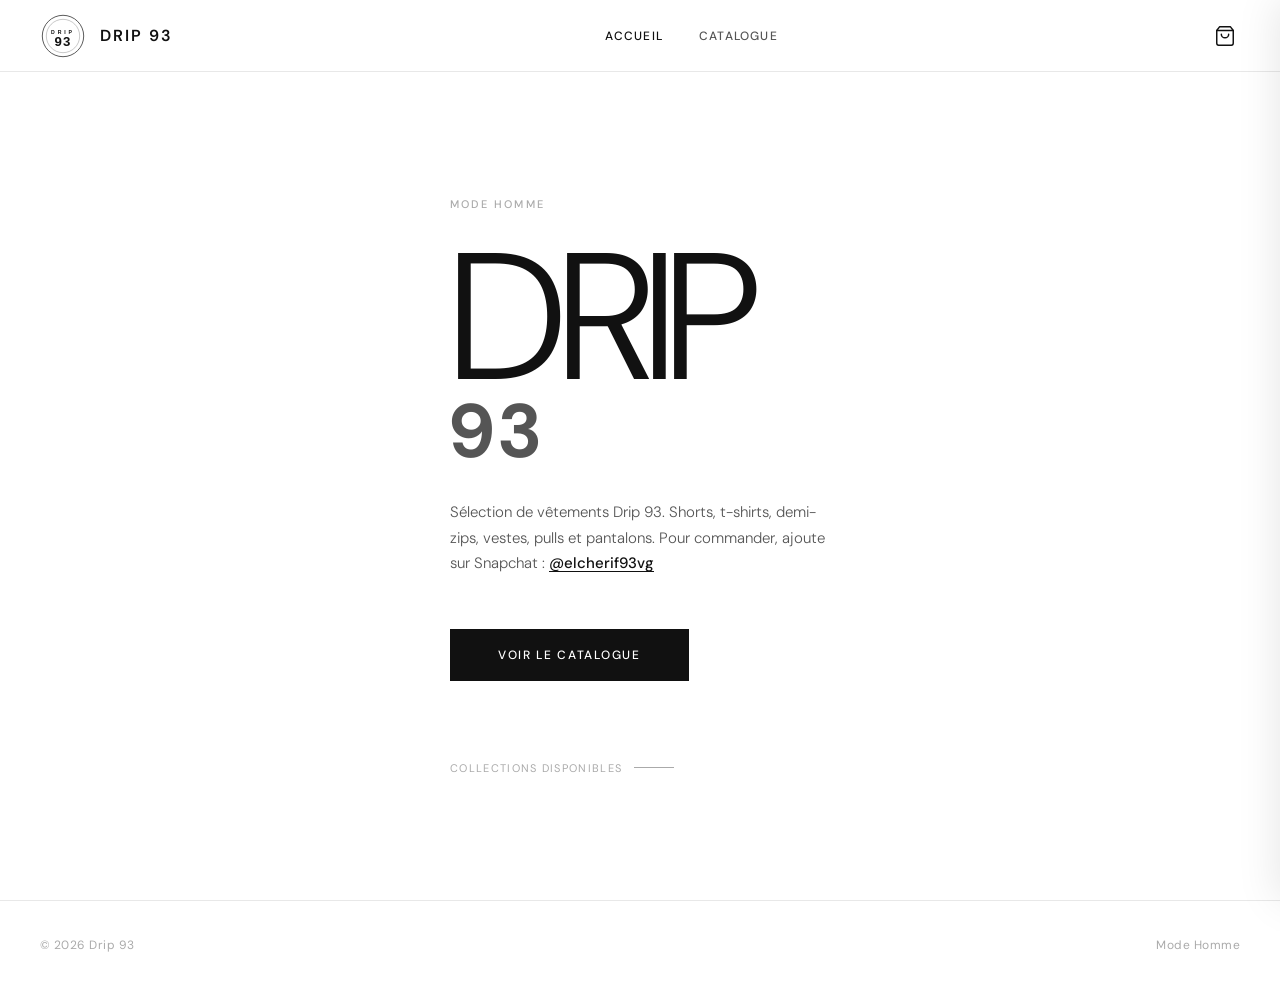
<file: index.html>
<!DOCTYPE html>
<html lang="fr">
<head>
  <meta charset="UTF-8" />
  <meta name="viewport" content="width=device-width, initial-scale=1.0" />
  <title>Drip 93 — Mode Homme</title>
  <link rel="stylesheet" href="style.css" />
</head>
<body>

  <header class="site-header">
    <div class="container">

      <a href="index.html" class="logo" aria-label="Drip 93 — Accueil">
        <svg class="logo-svg" viewBox="0 0 80 80" fill="none" xmlns="http://www.w3.org/2000/svg" aria-hidden="true">
          <circle cx="40" cy="40" r="36" stroke="currentColor" stroke-width="1.2"/>
          <circle cx="40" cy="40" r="29" stroke="currentColor" stroke-width="0.4"/>
          <text x="40" y="36" font-family="Arial, sans-serif" font-size="9" font-weight="700" fill="currentColor" text-anchor="middle" letter-spacing="5">DRIP</text>
          <text x="40" y="57" font-family="Arial Black, Arial, sans-serif" font-size="23" font-weight="900" fill="currentColor" text-anchor="middle" letter-spacing="2">93</text>
        </svg>
        <span class="logo-name">Drip 93</span>
      </a>

      <nav class="site-nav" aria-label="Navigation principale">
        <a href="index.html" class="active">Accueil</a>
        <a href="catalogue.html">Catalogue</a>
      </nav>

      <div class="header-right">
        <button class="cart-toggle" onclick="toggleCart()" aria-label="Ouvrir le panier">
          <svg viewBox="0 0 24 24" fill="none" stroke="currentColor" stroke-width="1.6" stroke-linecap="round" stroke-linejoin="round">
            <path d="M6 2 3 6v14a2 2 0 0 0 2 2h14a2 2 0 0 0 2-2V6l-3-4z"/>
            <line x1="3" y1="6" x2="21" y2="6"/>
            <path d="M16 10a4 4 0 0 1-8 0"/>
          </svg>
          <span class="cart-badge" id="cart-badge">0</span>
        </button>
        <button class="menu-toggle" aria-label="Ouvrir le menu" onclick="toggleMenu()">
          <span></span>
          <span></span>
          <span></span>
        </button>
      </div>

    </div>
  </header>

  <nav class="mobile-nav" id="mobileNav" aria-label="Navigation mobile">
    <a href="index.html" onclick="closeMenu()">Accueil</a>
    <a href="catalogue.html" onclick="closeMenu()">Catalogue</a>
  </nav>

  <main>
    <section class="hero">
      <div class="container">

        <p class="hero-eyebrow">Mode Homme</p>

        <h1 class="hero-title">
          DRIP
          <span class="hero-number">93</span>
        </h1>

        <p class="hero-desc">
          Sélection de vêtements Drip 93. Shorts, t-shirts, demi-zips, vestes, pulls et pantalons.
          Pour commander, ajoute sur Snapchat&nbsp;: <a href="https://www.snapchat.com/add/elcherif93vg" target="_blank" rel="noopener noreferrer" class="hero-snap-link">@elcherif93vg</a>
        </p>

        <a href="catalogue.html" class="hero-cta">Voir le catalogue</a>

        <p class="hero-scroll-hint">Collections disponibles</p>

      </div>
    </section>
  </main>

  <footer class="site-footer">
    <div class="container">
      <p>© 2026 Drip 93</p>
      <p>Mode Homme</p>
    </div>
  </footer>

  <script src="cart.js"></script>
  <script>
    function toggleMenu() {
      document.getElementById('mobileNav').classList.toggle('open');
    }
    function closeMenu() {
      document.getElementById('mobileNav').classList.remove('open');
    }
    document.addEventListener('click', function (e) {
      const nav    = document.getElementById('mobileNav');
      const toggle = document.querySelector('.menu-toggle');
      if (nav.classList.contains('open') && !nav.contains(e.target) && !toggle.contains(e.target)) {
        nav.classList.remove('open');
      }
    });
  </script>

</body>
</html>
</file>
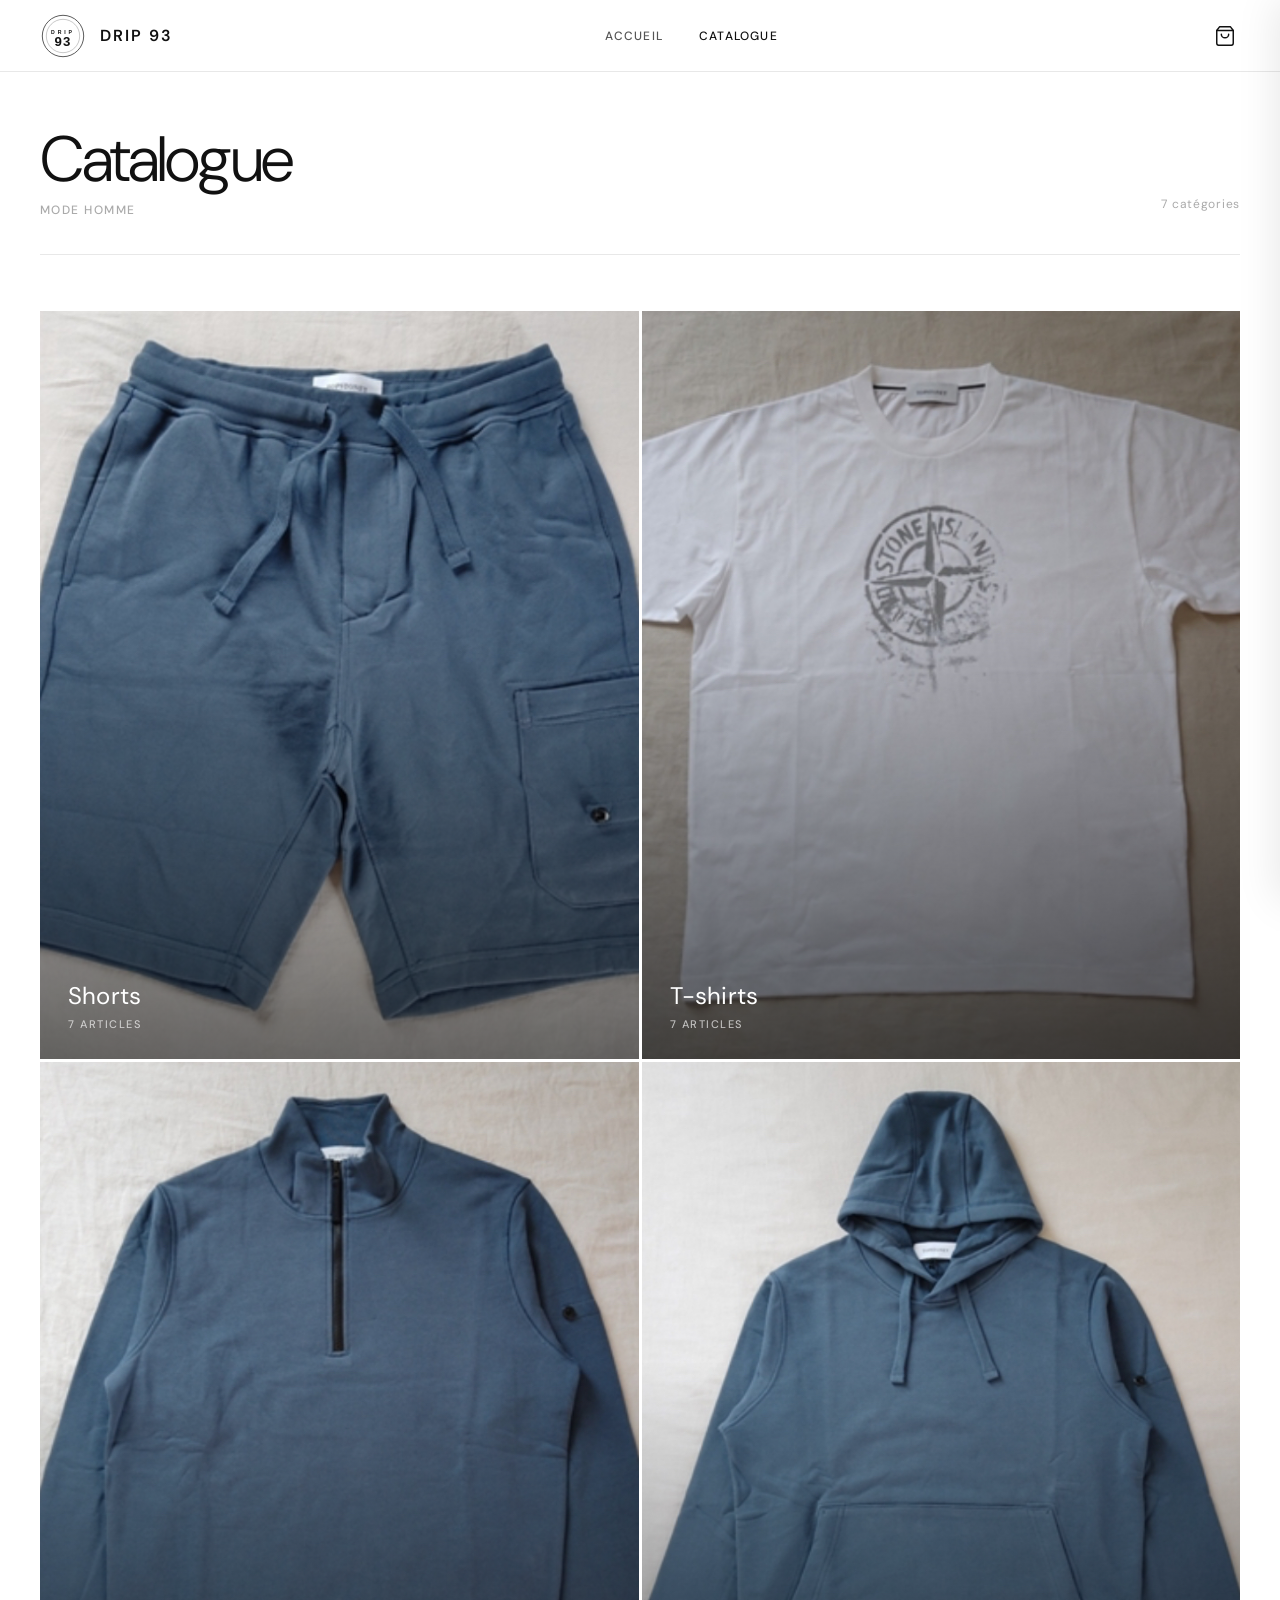
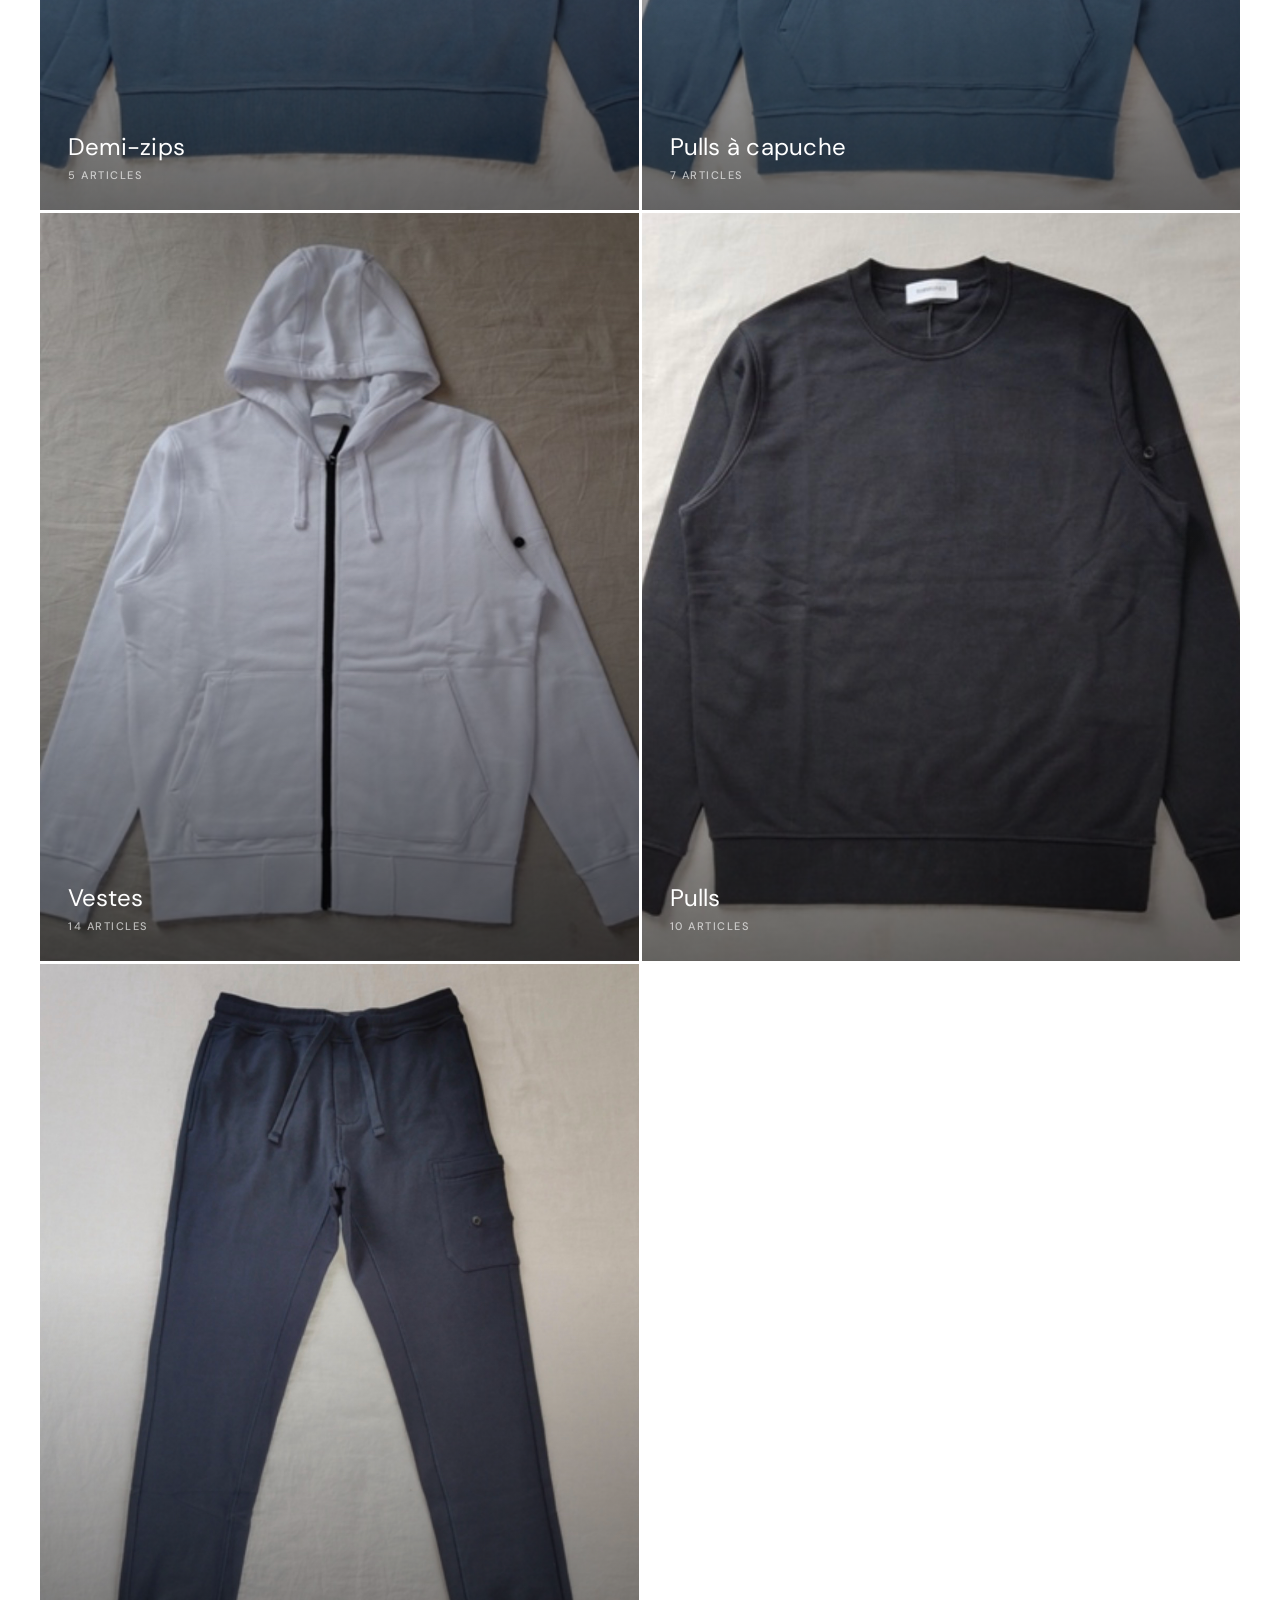
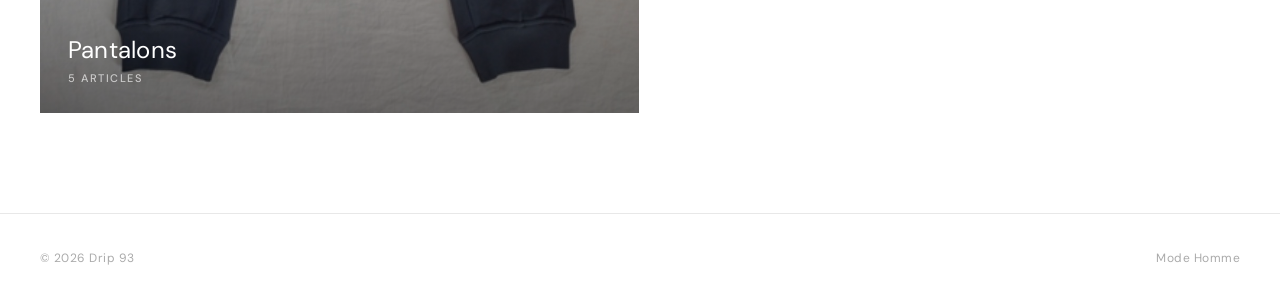
<file: catalogue.html>
<!DOCTYPE html>
<html lang="fr">
<head>
  <meta charset="UTF-8" />
  <meta name="viewport" content="width=device-width, initial-scale=1.0" />
  <title>Catalogue — Drip 93</title>
  <link rel="stylesheet" href="style.css" />
</head>
<body>

  <header class="site-header">
    <div class="container">
      <a href="index.html" class="logo" aria-label="Drip 93 — Accueil">
        <svg class="logo-svg" viewBox="0 0 80 80" fill="none" xmlns="http://www.w3.org/2000/svg" aria-hidden="true">
          <circle cx="40" cy="40" r="36" stroke="currentColor" stroke-width="1.2"/>
          <circle cx="40" cy="40" r="29" stroke="currentColor" stroke-width="0.4"/>
          <text x="40" y="36" font-family="Arial, sans-serif" font-size="9" font-weight="700" fill="currentColor" text-anchor="middle" letter-spacing="5">DRIP</text>
          <text x="40" y="57" font-family="Arial Black, Arial, sans-serif" font-size="23" font-weight="900" fill="currentColor" text-anchor="middle" letter-spacing="2">93</text>
        </svg>
        <span class="logo-name">Drip 93</span>
      </a>
      <nav class="site-nav" aria-label="Navigation principale">
        <a href="index.html">Accueil</a>
        <a href="catalogue.html" class="active">Catalogue</a>
      </nav>
      <div class="header-right">
        <button class="cart-toggle" onclick="toggleCart()" aria-label="Ouvrir le panier">
          <svg viewBox="0 0 24 24" fill="none" stroke="currentColor" stroke-width="1.6" stroke-linecap="round" stroke-linejoin="round">
            <path d="M6 2 3 6v14a2 2 0 0 0 2 2h14a2 2 0 0 0 2-2V6l-3-4z"/>
            <line x1="3" y1="6" x2="21" y2="6"/>
            <path d="M16 10a4 4 0 0 1-8 0"/>
          </svg>
          <span class="cart-badge" id="cart-badge">0</span>
        </button>
        <button class="menu-toggle" aria-label="Ouvrir le menu" onclick="toggleMenu()">
          <span></span><span></span><span></span>
        </button>
      </div>
    </div>
  </header>

  <nav class="mobile-nav" id="mobileNav" aria-label="Navigation mobile">
    <a href="index.html" onclick="closeMenu()">Accueil</a>
    <a href="catalogue.html" onclick="closeMenu()">Catalogue</a>
  </nav>

  <main>
    <div class="container">
      <div class="page-header">
        <div class="page-header-left">
          <h1>Catalogue</h1>
          <p>Mode Homme</p>
        </div>
        <div class="page-header-right">7 catégories</div>
      </div>

      <div class="category-grid">

        <a href="shorts.html" class="category-card">
          <img src="images/IMG_2708.jpeg" alt="Vêtement" />
          <div class="category-card-overlay"></div>
          <div class="category-card-info">
            <h2>Shorts</h2>
            <span>7 articles</span>
          </div>
        </a>

        <a href="tshirts.html" class="category-card">
          <img src="images/IMG_2718.jpeg" alt="Vêtement" />
          <div class="category-card-overlay"></div>
          <div class="category-card-info">
            <h2>T-shirts</h2>
            <span>7 articles</span>
          </div>
        </a>

        <a href="demizips.html" class="category-card">
          <img src="images/IMG_2703.jpeg" alt="Vêtement" />
          <div class="category-card-overlay"></div>
          <div class="category-card-info">
            <h2>Demi-zips</h2>
            <span>5 articles</span>
          </div>
        </a>

        <a href="pulls.html" class="category-card">
          <img src="images/IMG_2699.jpeg" alt="Vêtement" />
          <div class="category-card-overlay"></div>
          <div class="category-card-info">
            <h2>Pulls à capuche</h2>
            <span>7 articles</span>
          </div>
        </a>

        <a href="vestes.html" class="category-card">
          <img src="images/IMG_2731.jpeg" alt="Vêtement" />
          <div class="category-card-overlay"></div>
          <div class="category-card-info">
            <h2>Vestes</h2>
            <span>14 articles</span>
          </div>
        </a>

        <a href="pulls-col-rond.html" class="category-card">
          <img src="images/pull6.jpeg" alt="Pulls" />
          <div class="category-card-overlay"></div>
          <div class="category-card-info">
            <h2>Pulls</h2>
            <span>10 articles</span>
          </div>
        </a>

        <a href="pantalons.html" class="category-card">
          <img src="images/pantalon1.jpeg" alt="Pantalons" />
          <div class="category-card-overlay"></div>
          <div class="category-card-info">
            <h2>Pantalons</h2>
            <span>5 articles</span>
          </div>
        </a>

      </div>
    </div>
  </main>

  <footer class="site-footer">
    <div class="container">
      <p>© 2026 Drip 93</p>
      <p>Mode Homme</p>
    </div>
  </footer>

  <script src="cart.js"></script>
  <script>
    function toggleMenu() { document.getElementById('mobileNav').classList.toggle('open'); }
    function closeMenu() { document.getElementById('mobileNav').classList.remove('open'); }
    document.addEventListener('click', function (e) {
      const nav    = document.getElementById('mobileNav');
      const toggle = document.querySelector('.menu-toggle');
      if (nav.classList.contains('open') && !nav.contains(e.target) && !toggle.contains(e.target)) nav.classList.remove('open');
    });
  </script>

</body>
</html>
</file>
<file: style.css>
@import url('https://fonts.googleapis.com/css2?family=DM+Sans:opsz,wght@9..40,300;9..40,400;9..40,500;9..40,600&display=swap');

/* ============================================================
   VARIABLES & RESET
   ============================================================ */
:root {
  --black:      #111111;
  --white:      #ffffff;
  --gray-100:   #f5f5f5;
  --gray-200:   #e8e8e8;
  --gray-400:   #aaaaaa;
  --gray-600:   #555555;
  --font:       'DM Sans', system-ui, sans-serif;
  --max-w:      1280px;
  --ease:       cubic-bezier(0.25, 0, 0.1, 1);
  --header-h:   72px;
}

*, *::before, *::after {
  box-sizing: border-box;
  margin: 0;
  padding: 0;
}

html {
  font-size: 16px;
  scroll-behavior: smooth;
}

body {
  font-family: var(--font);
  color: var(--black);
  background: var(--white);
  -webkit-font-smoothing: antialiased;
}

img {
  display: block;
  width: 100%;
  object-fit: cover;
}

a {
  text-decoration: none;
  color: inherit;
}

ul {
  list-style: none;
}


/* ============================================================
   LAYOUT
   ============================================================ */
.container {
  max-width: var(--max-w);
  margin: 0 auto;
  padding: 0 40px;
}


/* ============================================================
   HEADER
   ============================================================ */
.site-header {
  position: sticky;
  top: 0;
  z-index: 100;
  background: var(--white);
  border-bottom: 1px solid var(--gray-200);
  height: var(--header-h);
}

.site-header .container {
  height: 100%;
  display: flex;
  align-items: center;
  justify-content: space-between;
}

/* Logo */
.logo {
  display: flex;
  align-items: center;
  gap: 14px;
}

.logo-svg {
  width: 46px;
  height: 46px;
  flex-shrink: 0;
}

.logo-name {
  font-size: 16px;
  font-weight: 600;
  letter-spacing: 0.12em;
  text-transform: uppercase;
}

/* Nav */
.site-nav {
  display: flex;
  align-items: center;
  gap: 36px;
}

.site-nav a {
  font-size: 12px;
  font-weight: 500;
  letter-spacing: 0.1em;
  text-transform: uppercase;
  color: var(--gray-600);
  transition: color 0.2s;
}

.site-nav a:hover,
.site-nav a.active {
  color: var(--black);
}

/* Header right group (cart + hamburger) */
.header-right {
  display: flex;
  align-items: center;
  gap: 18px;
}

/* Mobile hamburger */
.menu-toggle {
  display: none;
  flex-direction: column;
  gap: 5px;
  cursor: pointer;
  padding: 4px;
  background: none;
  border: none;
}

.menu-toggle span {
  display: block;
  width: 24px;
  height: 1.5px;
  background: var(--black);
  transition: transform 0.3s, opacity 0.3s;
}

/* Mobile nav overlay */
.mobile-nav {
  display: none;
  position: fixed;
  inset: var(--header-h) 0 0 0;
  background: var(--white);
  z-index: 99;
  flex-direction: column;
  padding: 48px 40px;
  gap: 32px;
  border-top: 1px solid var(--gray-200);
}

.mobile-nav.open {
  display: flex;
}

.mobile-nav a {
  font-size: 24px;
  font-weight: 300;
  letter-spacing: -0.01em;
  color: var(--black);
  transition: opacity 0.2s;
}

.mobile-nav a:hover {
  opacity: 0.5;
}


/* ============================================================
   HERO — index.html
   ============================================================ */
.hero {
  min-height: calc(100vh - var(--header-h));
  display: flex;
  flex-direction: column;
  justify-content: center;
  padding: 80px 0;
}

.hero-eyebrow {
  font-size: 11px;
  font-weight: 500;
  letter-spacing: 0.2em;
  text-transform: uppercase;
  color: var(--gray-400);
  margin-bottom: 28px;
}

.hero-title {
  font-size: clamp(80px, 16vw, 180px);
  font-weight: 300;
  letter-spacing: -0.04em;
  line-height: 0.88;
  margin-bottom: 8px;
}

.hero-title .hero-number {
  display: block;
  font-weight: 700;
  font-size: 0.42em;
  letter-spacing: 0.04em;
  color: var(--gray-600);
}

.hero-desc {
  font-size: 15px;
  font-weight: 300;
  color: var(--gray-600);
  line-height: 1.7;
  max-width: 380px;
  margin: 36px 0 52px;
}

.hero-cta {
  display: inline-block;
  background: var(--black);
  color: var(--white);
  font-size: 12px;
  font-weight: 500;
  letter-spacing: 0.14em;
  text-transform: uppercase;
  padding: 18px 48px;
  transition: opacity 0.25s;
}

.hero-cta:hover {
  opacity: 0.72;
}

.hero-scroll-hint {
  margin-top: 80px;
  font-size: 11px;
  letter-spacing: 0.12em;
  text-transform: uppercase;
  color: var(--gray-400);
  display: flex;
  align-items: center;
  gap: 12px;
}

.hero-snap-link {
  color: var(--black);
  font-weight: 500;
  text-decoration: underline;
  text-underline-offset: 3px;
  transition: opacity 0.2s;
}

.hero-snap-link:hover {
  opacity: 0.55;
}

.hero-scroll-hint::after {
  content: '';
  display: block;
  width: 40px;
  height: 1px;
  background: var(--gray-400);
}


/* ============================================================
   PAGE HEADER — catalogue & category pages
   ============================================================ */
.page-header {
  padding: 56px 0 36px;
  border-bottom: 1px solid var(--gray-200);
  margin-bottom: 56px;
  display: flex;
  align-items: flex-end;
  justify-content: space-between;
  gap: 24px;
}

.page-header-left h1 {
  font-size: clamp(32px, 6vw, 64px);
  font-weight: 300;
  letter-spacing: -0.03em;
  line-height: 1;
}

.page-header-left p {
  font-size: 12px;
  font-weight: 500;
  letter-spacing: 0.12em;
  text-transform: uppercase;
  color: var(--gray-400);
  margin-top: 10px;
}

.page-header-right {
  font-size: 12px;
  color: var(--gray-400);
  letter-spacing: 0.06em;
  white-space: nowrap;
  padding-bottom: 6px;
}

/* Back link */
.back-link {
  display: inline-flex;
  align-items: center;
  gap: 8px;
  font-size: 12px;
  font-weight: 500;
  letter-spacing: 0.1em;
  text-transform: uppercase;
  color: var(--gray-600);
  padding: 16px 0;
  transition: color 0.2s;
}

.back-link::before {
  content: '←';
  font-size: 14px;
}

.back-link:hover {
  color: var(--black);
}


/* ============================================================
   CATEGORY GRID — catalogue.html
   ============================================================ */
.category-grid {
  display: grid;
  grid-template-columns: repeat(2, 1fr);
  gap: 3px;
  margin-bottom: 100px;
}

.category-card {
  position: relative;
  overflow: hidden;
  aspect-ratio: 4/5;
  background: var(--gray-100);
  cursor: pointer;
}

.category-card img {
  height: 100%;
  transition: transform 0.7s var(--ease);
}

.category-card:hover img {
  transform: scale(1.05);
}

.category-card-overlay {
  position: absolute;
  inset: 0;
  background: linear-gradient(
    to bottom,
    transparent 40%,
    rgba(0, 0, 0, 0.55) 100%
  );
  transition: background 0.4s;
}

.category-card:hover .category-card-overlay {
  background: linear-gradient(
    to bottom,
    transparent 20%,
    rgba(0, 0, 0, 0.65) 100%
  );
}

.category-card-info {
  position: absolute;
  bottom: 0;
  left: 0;
  right: 0;
  padding: 28px;
  color: var(--white);
}

.category-card-info h2 {
  font-size: 24px;
  font-weight: 400;
  letter-spacing: 0.01em;
  margin-bottom: 6px;
}

.category-card-info span {
  font-size: 11px;
  font-weight: 500;
  letter-spacing: 0.14em;
  text-transform: uppercase;
  opacity: 0.65;
  display: flex;
  align-items: center;
  gap: 8px;
}

.category-card-info span::after {
  content: '→';
  opacity: 0;
  transform: translateX(-6px);
  transition: opacity 0.3s, transform 0.3s;
}

.category-card:hover .category-card-info span::after {
  opacity: 1;
  transform: translateX(0);
}


/* ============================================================
   PRODUCT GRID — category pages
   ============================================================ */
.product-grid {
  display: grid;
  grid-template-columns: repeat(3, 1fr);
  gap: 40px 20px;
  margin-bottom: 100px;
}

.product-card {
  cursor: default;
}

.product-card-img {
  aspect-ratio: 1 / 1;
  overflow: hidden;
  background: var(--gray-100);
  margin-bottom: 14px;
}

.product-card-img img {
  height: 100%;
  transition: transform 0.6s var(--ease);
}

.product-card:hover .product-card-img img {
  transform: scale(1.05);
}

.product-card-brand {
  font-size: 10px;
  font-weight: 500;
  letter-spacing: 0.14em;
  text-transform: uppercase;
  color: var(--gray-400);
  margin-bottom: 5px;
}

.product-card-name {
  font-size: 14px;
  font-weight: 400;
  color: var(--black);
  line-height: 1.3;
}

/* Staggered fade-in animation */
@keyframes fadeUp {
  from {
    opacity: 0;
    transform: translateY(20px);
  }
  to {
    opacity: 1;
    transform: translateY(0);
  }
}

.product-card {
  animation: fadeUp 0.5s var(--ease) both;
}

.product-card:nth-child(1)  { animation-delay: 0.05s; }
.product-card:nth-child(2)  { animation-delay: 0.10s; }
.product-card:nth-child(3)  { animation-delay: 0.15s; }
.product-card:nth-child(4)  { animation-delay: 0.20s; }
.product-card:nth-child(5)  { animation-delay: 0.25s; }
.product-card:nth-child(6)  { animation-delay: 0.30s; }
.product-card:nth-child(7)  { animation-delay: 0.35s; }
.product-card:nth-child(8)  { animation-delay: 0.40s; }
.product-card:nth-child(9)  { animation-delay: 0.45s; }
.product-card:nth-child(10) { animation-delay: 0.50s; }
.product-card:nth-child(11) { animation-delay: 0.55s; }
.product-card:nth-child(12) { animation-delay: 0.60s; }
.product-card:nth-child(13) { animation-delay: 0.65s; }
.product-card:nth-child(14) { animation-delay: 0.70s; }

.category-card {
  animation: fadeUp 0.5s var(--ease) both;
}
.category-card:nth-child(1) { animation-delay: 0.05s; }
.category-card:nth-child(2) { animation-delay: 0.12s; }
.category-card:nth-child(3) { animation-delay: 0.19s; }
.category-card:nth-child(4) { animation-delay: 0.26s; }
.category-card:nth-child(5) { animation-delay: 0.33s; }
.category-card:nth-child(6) { animation-delay: 0.40s; }
.category-card:nth-child(7) { animation-delay: 0.47s; }


/* ============================================================
   FOOTER
   ============================================================ */
.site-footer {
  border-top: 1px solid var(--gray-200);
  padding: 36px 0;
}

.site-footer .container {
  display: flex;
  align-items: center;
  justify-content: space-between;
}

.site-footer p {
  font-size: 12px;
  color: var(--gray-400);
  letter-spacing: 0.04em;
}


/* ============================================================
   RESPONSIVE
   ============================================================ */
@media (max-width: 900px) {
  .product-grid {
    grid-template-columns: repeat(2, 1fr);
  }
}

@media (max-width: 768px) {
  .container {
    padding: 0 20px;
  }

  /* Header */
  .site-nav {
    display: none;
  }

  .menu-toggle {
    display: flex;
  }

  /* Hero */
  .hero {
    padding: 48px 0;
    min-height: calc(100svh - var(--header-h));
  }

  .hero-desc {
    margin: 24px 0 36px;
  }

  /* Page header */
  .page-header {
    flex-direction: column;
    align-items: flex-start;
    padding: 36px 0 24px;
    margin-bottom: 36px;
  }

  /* Category grid */
  .category-grid {
    grid-template-columns: 1fr;
  }

  /* Footer */
  .site-footer .container {
    flex-direction: column;
    gap: 8px;
    text-align: center;
  }
}

@media (max-width: 480px) {
  .product-grid {
    grid-template-columns: 1fr;
    gap: 32px 0;
  }
}


/* ============================================================
   LIGHTBOX
   ============================================================ */
#lightbox {
  display: none;
  position: fixed;
  inset: 0;
  z-index: 200;
  background: rgba(0, 0, 0, 0.92);
  align-items: center;
  justify-content: center;
  cursor: pointer;
}

#lightbox.active {
  display: flex;
}

#lightbox-img {
  max-width: 90vw;
  max-height: 90vh;
  width: auto;
  height: auto;
  object-fit: contain;
  border-radius: 2px;
  cursor: default;
}

#lightbox-close {
  position: absolute;
  top: 20px;
  right: 28px;
  background: none;
  border: none;
  color: var(--white);
  font-size: 36px;
  line-height: 1;
  cursor: pointer;
  opacity: 0.7;
  transition: opacity 0.2s;
}

#lightbox-close:hover {
  opacity: 1;
}

/* Curseur zoom sur les cartes produit */
.product-card-img {
  cursor: zoom-in;
}


/* ============================================================
   PRODUCT META — tailles & prix
   ============================================================ */
.product-card-meta {
  display: flex;
  align-items: center;
  justify-content: space-between;
  margin-top: 8px;
}

.product-card-price {
  font-size: 14px;
  font-weight: 600;
  color: var(--black);
}

.product-card-sizes {
  display: flex;
  gap: 4px;
}

.product-card-sizes span {
  font-size: 10px;
  font-weight: 500;
  letter-spacing: 0.06em;
  color: var(--gray-600);
  border: 1px solid var(--gray-200);
  padding: 2px 6px;
  border-radius: 2px;
  cursor: pointer;
  transition: background 0.15s, color 0.15s, border-color 0.15s;
}

.product-card-sizes span:hover {
  border-color: var(--black);
  color: var(--black);
}

.product-card-sizes span.selected {
  background: var(--black);
  color: var(--white);
  border-color: var(--black);
}

/* Shake when no size selected */
@keyframes shake {
  0%, 100% { transform: translateX(0); }
  20%       { transform: translateX(-5px); }
  40%       { transform: translateX(5px); }
  60%       { transform: translateX(-4px); }
  80%       { transform: translateX(3px); }
}

.product-card-sizes.shake {
  animation: shake 0.38s var(--ease);
}


/* ============================================================
   ADD TO CART BUTTON — product cards
   ============================================================ */
.add-to-cart-btn {
  display: block;
  width: 100%;
  margin-top: 12px;
  padding: 11px 16px;
  background: var(--black);
  color: var(--white);
  border: none;
  font-family: var(--font);
  font-size: 11px;
  font-weight: 500;
  letter-spacing: 0.12em;
  text-transform: uppercase;
  cursor: pointer;
  transition: opacity 0.2s, background 0.25s;
}

.add-to-cart-btn:hover {
  opacity: 0.78;
}

.add-to-cart-btn.added {
  background: #2a6e2a;
  opacity: 1;
}


/* ============================================================
   CART BUTTON — header
   ============================================================ */
.cart-toggle {
  position: relative;
  background: none;
  border: none;
  cursor: pointer;
  padding: 4px;
  display: flex;
  align-items: center;
  color: var(--black);
  transition: opacity 0.2s;
}

.cart-toggle:hover {
  opacity: 0.6;
}

.cart-toggle svg {
  width: 22px;
  height: 22px;
  display: block;
}

.cart-badge {
  position: absolute;
  top: -3px;
  right: -7px;
  background: var(--black);
  color: var(--white);
  font-family: var(--font);
  font-size: 9px;
  font-weight: 700;
  min-width: 16px;
  height: 16px;
  border-radius: 8px;
  padding: 0 3px;
  display: none;
  align-items: center;
  justify-content: center;
  line-height: 1;
}


/* ============================================================
   CART OVERLAY
   ============================================================ */
#cart-overlay {
  display: none;
  position: fixed;
  inset: 0;
  background: rgba(0, 0, 0, 0.38);
  z-index: 300;
  backdrop-filter: blur(1px);
}

#cart-overlay.open {
  display: block;
}


/* ============================================================
   CART SIDEBAR
   ============================================================ */
#cart-sidebar {
  position: fixed;
  top: 0;
  right: 0;
  bottom: 0;
  width: 400px;
  max-width: 100vw;
  background: var(--white);
  z-index: 301;
  transform: translateX(100%);
  transition: transform 0.38s var(--ease);
  display: flex;
  flex-direction: column;
  box-shadow: -2px 0 40px rgba(0, 0, 0, 0.1);
}

#cart-sidebar.open {
  transform: translateX(0);
}

/* Header */
.cart-header {
  display: flex;
  align-items: center;
  justify-content: space-between;
  padding: 24px 28px;
  border-bottom: 1px solid var(--gray-200);
  flex-shrink: 0;
}

.cart-header h2 {
  font-size: 13px;
  font-weight: 600;
  letter-spacing: 0.14em;
  text-transform: uppercase;
}

.cart-header h2 span {
  font-weight: 400;
  color: var(--gray-400);
}

.cart-close {
  background: none;
  border: none;
  font-size: 28px;
  line-height: 1;
  cursor: pointer;
  color: var(--gray-400);
  transition: color 0.2s;
  padding: 0 2px;
}

.cart-close:hover {
  color: var(--black);
}

/* Scrollable items area */
.cart-items-scroll {
  flex: 1;
  overflow-y: auto;
  padding: 8px 28px;
}

.cart-empty {
  font-size: 14px;
  color: var(--gray-400);
  text-align: center;
  margin-top: 72px;
  letter-spacing: 0.02em;
}

/* Individual item */
.cart-item {
  display: flex;
  gap: 14px;
  align-items: flex-start;
  padding: 18px 0;
  border-bottom: 1px solid var(--gray-200);
}

.cart-item:last-child {
  border-bottom: none;
}

.cart-item-img {
  width: 76px;
  height: 76px;
  object-fit: cover;
  flex-shrink: 0;
  background: var(--gray-100);
  display: block;
}

.cart-item-info {
  flex: 1;
  min-width: 0;
}

.cart-item-name {
  font-size: 13px;
  font-weight: 500;
  color: var(--black);
  margin-bottom: 5px;
  line-height: 1.3;
}

.cart-item-size {
  font-size: 12px;
  color: var(--gray-400);
  margin-bottom: 7px;
  letter-spacing: 0.02em;
}

.cart-item-price {
  font-size: 14px;
  font-weight: 600;
  color: var(--black);
  display: flex;
  align-items: center;
  gap: 6px;
}

.cart-item-qty {
  font-size: 12px;
  font-weight: 400;
  color: var(--gray-400);
}

.cart-item-remove {
  background: none;
  border: none;
  font-size: 22px;
  line-height: 1;
  color: var(--gray-400);
  cursor: pointer;
  transition: color 0.2s;
  padding: 0;
  flex-shrink: 0;
  margin-top: -2px;
}

.cart-item-remove:hover {
  color: var(--black);
}

/* Footer */
.cart-footer {
  padding: 24px 28px;
  border-top: 1px solid var(--gray-200);
  flex-shrink: 0;
  /* display: flex when not empty — set via JS */
  display: none;
  flex-direction: column;
  gap: 16px;
}

.cart-total-row {
  display: flex;
  align-items: center;
  justify-content: space-between;
}

.cart-total-row span:first-child {
  font-size: 11px;
  font-weight: 600;
  letter-spacing: 0.14em;
  text-transform: uppercase;
  color: var(--gray-600);
}

.cart-total-row span:last-child {
  font-size: 20px;
  font-weight: 700;
  color: var(--black);
  letter-spacing: -0.02em;
}

.cart-clear-btn {
  width: 100%;
  padding: 14px;
  background: none;
  border: 1px solid var(--gray-200);
  color: var(--gray-600);
  font-family: var(--font);
  font-size: 11px;
  font-weight: 500;
  letter-spacing: 0.12em;
  text-transform: uppercase;
  cursor: pointer;
  transition: border-color 0.2s, color 0.2s;
}

.cart-clear-btn:hover {
  border-color: var(--black);
  color: var(--black);
}

/* Snapchat CTA — cart footer */
.cart-snap-btn {
  display: flex;
  align-items: center;
  justify-content: center;
  gap: 10px;
  padding: 14px 20px;
  background: #FFFC00;
  color: #000;
  border-radius: 2px;
  text-decoration: none;
  transition: opacity 0.2s, transform 0.15s;
  cursor: pointer;
}

.cart-snap-btn:hover {
  opacity: 0.88;
  transform: translateY(-1px);
}

.cart-snap-btn:active {
  transform: translateY(0);
  opacity: 1;
}

.cart-snap-icon {
  width: 20px;
  height: 20px;
  flex-shrink: 0;
}

.cart-snap-label {
  font-family: var(--font);
  font-size: 11px;
  font-weight: 600;
  letter-spacing: 0.1em;
  text-transform: uppercase;
}

.cart-snap-handle {
  font-family: var(--font);
  font-size: 11px;
  font-weight: 400;
  opacity: 0.65;
  letter-spacing: 0.04em;
}


/* ============================================================
   CART ITEM — contrôles de quantité
   ============================================================ */

/* Ligne bas du bloc article : prix + stepper côte à côte */
.cart-item-bottom {
  display: flex;
  align-items: center;
  justify-content: space-between;
  gap: 12px;
  margin-top: 6px;
}

/* Stepper − qty + */
.cart-item-qty-controls {
  display: flex;
  align-items: center;
  border: 1px solid var(--gray-200);
  border-radius: 2px;
  overflow: hidden;
  flex-shrink: 0;
}

.cart-qty-btn {
  width: 28px;
  height: 28px;
  background: none;
  border: none;
  cursor: pointer;
  font-family: var(--font);
  font-size: 16px;
  font-weight: 400;
  color: var(--gray-600);
  display: flex;
  align-items: center;
  justify-content: center;
  transition: background 0.15s, color 0.15s;
  flex-shrink: 0;
  line-height: 1;
  padding: 0;
}

.cart-qty-btn:hover {
  background: var(--gray-100);
  color: var(--black);
}

.cart-qty-btn:active {
  background: var(--gray-200);
}

.cart-qty-num {
  min-width: 28px;
  text-align: center;
  font-size: 13px;
  font-weight: 600;
  color: var(--black);
  border-left: 1px solid var(--gray-200);
  border-right: 1px solid var(--gray-200);
  line-height: 28px;
  display: block;
  user-select: none;
}
</file>
